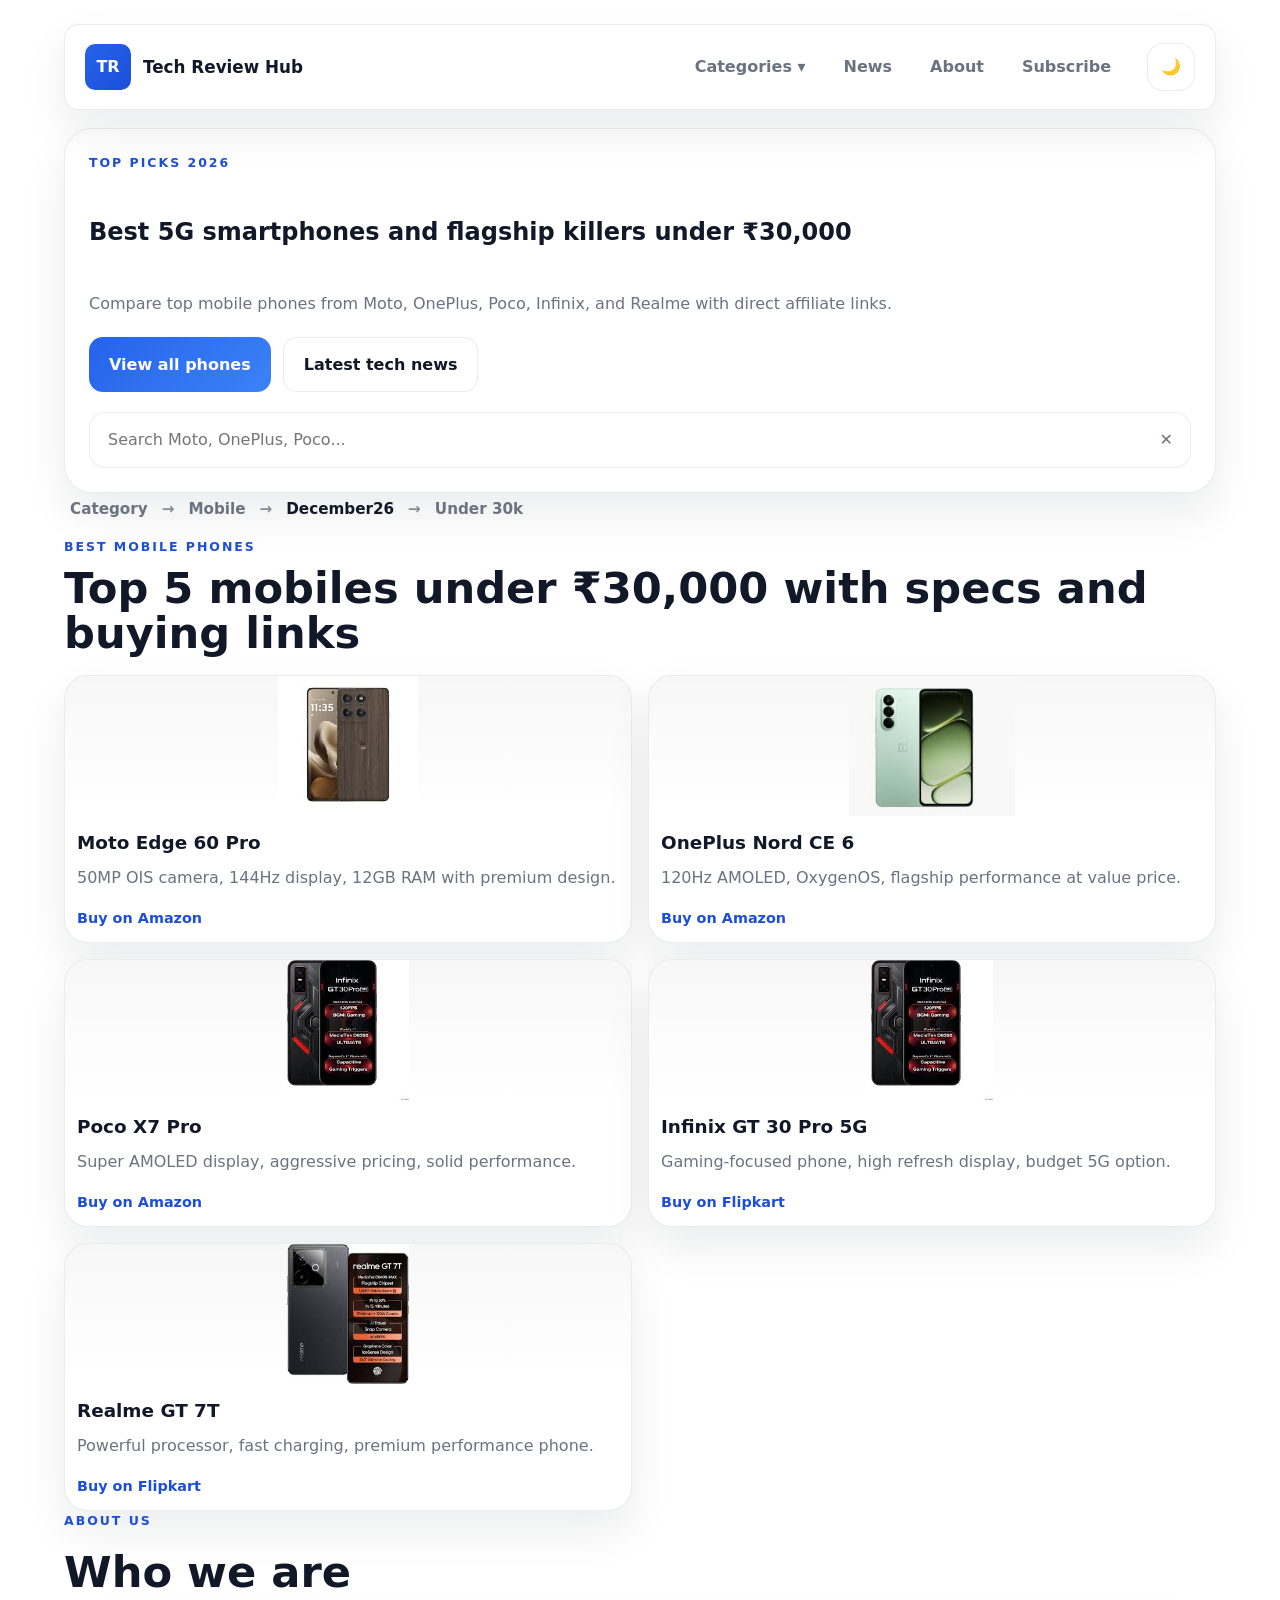
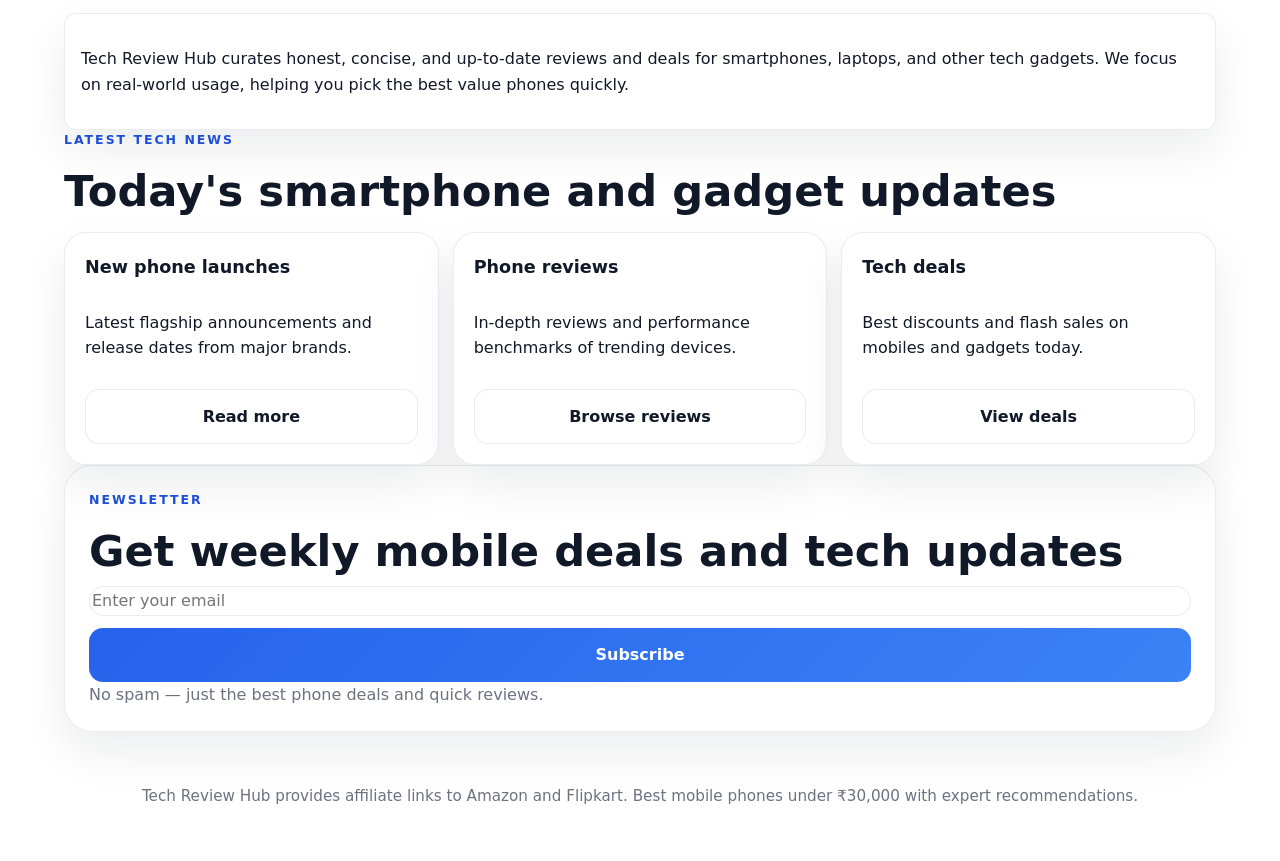
<file: index.html>
﻿<!DOCTYPE html>
<html lang="en">
<head>
  <meta charset="UTF-8">
  <meta http-equiv="X-UA-Compatible" content="IE=edge">
  <meta name="viewport" content="width=device-width, initial-scale=1.0">
  <meta name="google-site-verification" content="YriTrEFYcWQUqwyMKbmiIMmzGjUrwHgx8qnt_z2aaWk" />
  <meta name="google-adsense-account" content="ca-pub-3802609412385105">
  <title>SmartGadgetsz - Tech Reviews, Comparisons & Buying Guides</title>
  <meta name="description"
  content="Find the latest smartphone reviews, laptop comparisons, gadget deals, and buying guides.">
  <meta name="robots" content="index, follow">
  <meta name="keywords" content="mobiles under 30000, best smartphones, moto edge, oneplus, poco, infinix, realme, tech deals">
  <meta property="og:type" content="website">
  <meta property="og:title" content="Best Mobiles Under 30000 | Tech Review Hub">
  <meta property="og:description" content="Top 5 mobile phones under 30000 with direct Amazon and Flipkart affiliate links.">
  <link rel="stylesheet" href="style.css">
  <link rel="icon" href="images/favicon.svg" type="image/svg+xml">
  <link rel="shortcut icon" href="/images/favicon.svg">
  <script defer src="script.js"></script>
  <script type="application/ld+json">
  {
    "@context": "https://schema.org",
    "@graph": [
      {
        "@type": "WebSite",
        "url": "https://techreviewhub.local/",
        "name": "Tech Review Hub",
        "description": "Best mobile phones under 30000 with affiliate links and tech news.",
        "potentialAction": {
          "@type": "SearchAction",
          "target": "https://techreviewhub.local/?s={search_term_string}",
          "query-input": "required name=search_term_string"
        }
      }
    ]
  }
  </script>
</head>
<body>
  <div class="page-shell">
    <header class="topbar">
      <div class="brand">
        <a href="#" class="logo-wrap"><span class="logo-mark">TR</span><span class="site-name">Tech Review Hub</span></a>
      </div>
      <nav class="main-nav" aria-label="Main navigation">
        <div class="nav-item dropdown">
          <button id="categoryToggle" class="dropdown-toggle" aria-expanded="false" aria-haspopup="true">Categories ▾</button>
          <div id="categoryMenu" class="dropdown-menu" aria-hidden="true">
            <a href="categories/mobile/index.html">Mobile</a>
            <a href="categories/laptops/index.html">Laptops</a>
            <a href="categories/tws/index.html">TWS</a>
            <a href="categories/wired-earphones/index.html">Wired Earphones</a>
            <a href="categories/tablets/index.html">Tablets</a>
          </div>
        </div>
        <a href="#tech-news">News</a>
        <a href="#about">About</a>
        <a href="#newsletter">Subscribe</a>
      </nav>
      <div class="top-controls">
        <button id="themeToggle" class="btn-icon" aria-label="Toggle dark mode">🌗</button>
        <button id="hamburgerBtn" class="hamburger-btn" aria-label="Open menu" aria-expanded="false">☰</button>
      </div>
    </header>

    <!-- Mobile nav overlay -->
    <nav id="mobileNav" class="mobile-nav" aria-hidden="true">
      <button id="mobileNavClose" class="mobile-nav-close" aria-label="Close menu">✕</button>
      <div class="mobile-nav-links">
        <button id="mobileCatsToggle" class="mobile-cats-toggle">Categories ▾</button>
          <div id="mobileCats" class="mobile-cats" aria-hidden="true">
          <a href="categories/mobile/index.html">Mobile</a>
          <a href="categories/laptops/index.html">Laptops</a>
          <a href="categories/tws/index.html">TWS</a>
          <a href="categories/wired-earphones/index.html">Wired Earphones</a>
          <a href="categories/tablets/index.html">Tablets</a>
        </div>
        <a href="#tech-news">News</a>
        <a href="#about">About</a>
        <a href="#newsletter">Subscribe</a>
      </div>
    </nav>

    <section class="hero-panel">
      <p class="section-label">Top picks 2026</p>
      <h1>Best 5G smartphones and flagship killers under ₹30,000</h1>
      <p class="hero-text">Compare top mobile phones from Moto, OnePlus, Poco, Infinix, and Realme with direct affiliate links.</p>
      <div class="hero-actions">
        <a href="#mobile-products" class="btn btn-primary">View all phones</a>
        <a href="#tech-news" class="btn btn-secondary">Latest tech news</a>
      </div>
      <div class="search-wrap simple-search">
        <label for="searchInput" class="visually-hidden">Search phones</label>
        <input id="searchInput" type="search" placeholder="Search Moto, OnePlus, Poco..." aria-label="Search phones">
        <button id="searchClear" type="button" aria-label="Clear search">✕</button>
      </div>
    </section>

    <main>
      <section class="section-grid" id="mobile-products">
        <div class="section-header">
          <div>
            <p class="breadcrumb">
              <a href="#" class="crumb">Category</a>
              <span class="sep">→</span>
              <a href="categories/mobile/index.html" class="crumb">Mobile</a>
              <span class="sep">→</span>
              <a id="categoryMonth" href="categories/mobile/index.html" class="crumb month-link">May26</a>
              <span class="sep">→</span>
              <a href="#mobile-products" class="crumb">Under 30k</a>
            </p>
            <p class="section-label">Best mobile phones</p>
            <h2>Top 5 mobiles under ₹30,000 with specs and buying links</h2>
          </div>
        </div>

          <div class="product-grid">
          <article class="product-card" data-search="moto edge 60 pro" aria-label="Moto Edge 60 Pro">
            <a href="https://amzn.to/4vzOFJf" target="_blank" rel="noopener">
              <img src="images/Mobile/June26/moto60pro.png" alt="Moto Edge 60 Pro" loading="lazy" onerror="this.onerror=null;this.src='images/placeholder-phone.svg'">
              <div class="product-copy">
                <h3>Moto Edge 60 Pro</h3>
                <p>50MP OIS camera, 144Hz display, 12GB RAM with premium design.</p>
                <span class="btn-link-text">Buy on Amazon</span>
              </div>
            </a>
          </article>

          <article class="product-card" data-search="oneplus nord ce 6" aria-label="OnePlus Nord CE 6">
            <a href="https://amzn.to/4ed9H9r" target="_blank" rel="noopener">
              <img src="images/Mobile/June26/oneplus6celite.png" alt="OnePlus Nord CE 6" loading="lazy" onerror="this.onerror=null;this.src='images/placeholder-phone.svg'">
              <div class="product-copy">
                <h3>OnePlus Nord CE 6</h3>
                <p>120Hz AMOLED, OxygenOS, flagship performance at value price.</p>
                <span class="btn-link-text">Buy on Amazon</span>
              </div>
            </a>
          </article>

          <article class="product-card" data-search="poco x7 pro" aria-label="Poco X7 Pro">
            <a href="https://amzn.to/4eswH5C" target="_blank" rel="noopener">
              <img src="images/Mobile/June26/pocox7pro.png" alt="Poco X7 Pro" loading="lazy" onerror="this.onerror=null;this.src='images/placeholder-phone.svg'">
              <div class="product-copy">
                <h3>Poco X7 Pro</h3>
                <p>Super AMOLED display, aggressive pricing, solid performance.</p>
                <span class="btn-link-text">Buy on Amazon</span>
              </div>
            </a>
          </article>

          <article class="product-card" data-search="infinix gt 30 pro 5g" aria-label="Infinix GT 30 Pro 5G">
            <a href="https://fktr.in/fg1o8uW" target="_blank" rel="noopener">
              <img src="images/Mobile/June26/infinix30pro.png" alt="Infinix GT 30 Pro 5G" loading="lazy" onerror="this.onerror=null;this.src='images/placeholder-phone.svg'">
              <div class="product-copy">
                <h3>Infinix GT 30 Pro 5G</h3>
                <p>Gaming-focused phone, high refresh display, budget 5G option.</p>
                <span class="btn-link-text">Buy on Flipkart</span>
              </div>
            </a>
          </article>

          <article class="product-card" data-search="realme gt 7t" aria-label="Realme GT 7T">
            <a href="https://fktr.in/vXNhwv0" target="_blank" rel="noopener">
              <img src="images/Mobile/June26/realmegt7t.png" alt="Realme GT 7T" loading="lazy" onerror="this.onerror=null;this.src='images/placeholder-phone.svg'">
              <div class="product-copy">
                <h3>Realme GT 7T</h3>
                <p>Powerful processor, fast charging, premium performance phone.</p>
                <span class="btn-link-text">Buy on Flipkart</span>
              </div>
            </a>
          </article>
        </div>
      </section>
      <section class="section-grid" id="about">
        <div class="section-header simple-header">
          <p class="section-label">About us</p>
          <h2>Who we are</h2>
        </div>
        <div class="about-panel">
          <p>Tech Review Hub curates honest, concise, and up-to-date reviews and deals for smartphones, laptops, and other tech gadgets. We focus on real-world usage, helping you pick the best value phones quickly.</p>
        </div>
      </section>

      <section class="section-grid" id="tech-news">
        <div class="section-header simple-header">
          <p class="section-label">Latest tech news</p>
          <h2>Today's smartphone and gadget updates</h2>
        </div>
        <div class="news-grid">
          <div class="news-card">
            <h3>New phone launches</h3>
            <p>Latest flagship announcements and release dates from major brands.</p>
            <a href="https://news.google.com/search?q=new+smartphone+launches" target="_blank" rel="noopener" class="btn btn-secondary">Read more</a>
          </div>
          <div class="news-card">
            <h3>Phone reviews</h3>
            <p>In-depth reviews and performance benchmarks of trending devices.</p>
            <a href="https://www.gsmarena.com/news.php3" target="_blank" rel="noopener" class="btn btn-secondary">Browse reviews</a>
          </div>
          <div class="news-card">
            <h3>Tech deals</h3>
            <p>Best discounts and flash sales on mobiles and gadgets today.</p>
            <a href="https://news.google.com/search?q=tech+deals+today" target="_blank" rel="noopener" class="btn btn-secondary">View deals</a>
          </div>
        </div>
      </section>

      <section class="newsletter-panel" id="newsletter">
        <div class="section-header simple-header">
          <p class="section-label">Newsletter</p>
          <h2>Get weekly mobile deals and tech updates</h2>
        </div>
        <form id="newsletterForm" class="newsletter-form">
          <label for="newsletterEmail" class="visually-hidden">Email address</label>
          <input id="newsletterEmail" type="email" placeholder="Enter your email" required>
          <button type="submit" class="btn btn-primary">Subscribe</button>
        </form>
        <p class="newsletter-note">No spam — just the best phone deals and quick reviews.</p>
      </section>
    </main>

    <footer class="site-footer">
      <p>Tech Review Hub provides affiliate links to Amazon and Flipkart. Best mobile phones under ₹30,000 with expert recommendations.</p>
    </footer>
  </div>
</body>
</html>
</file>
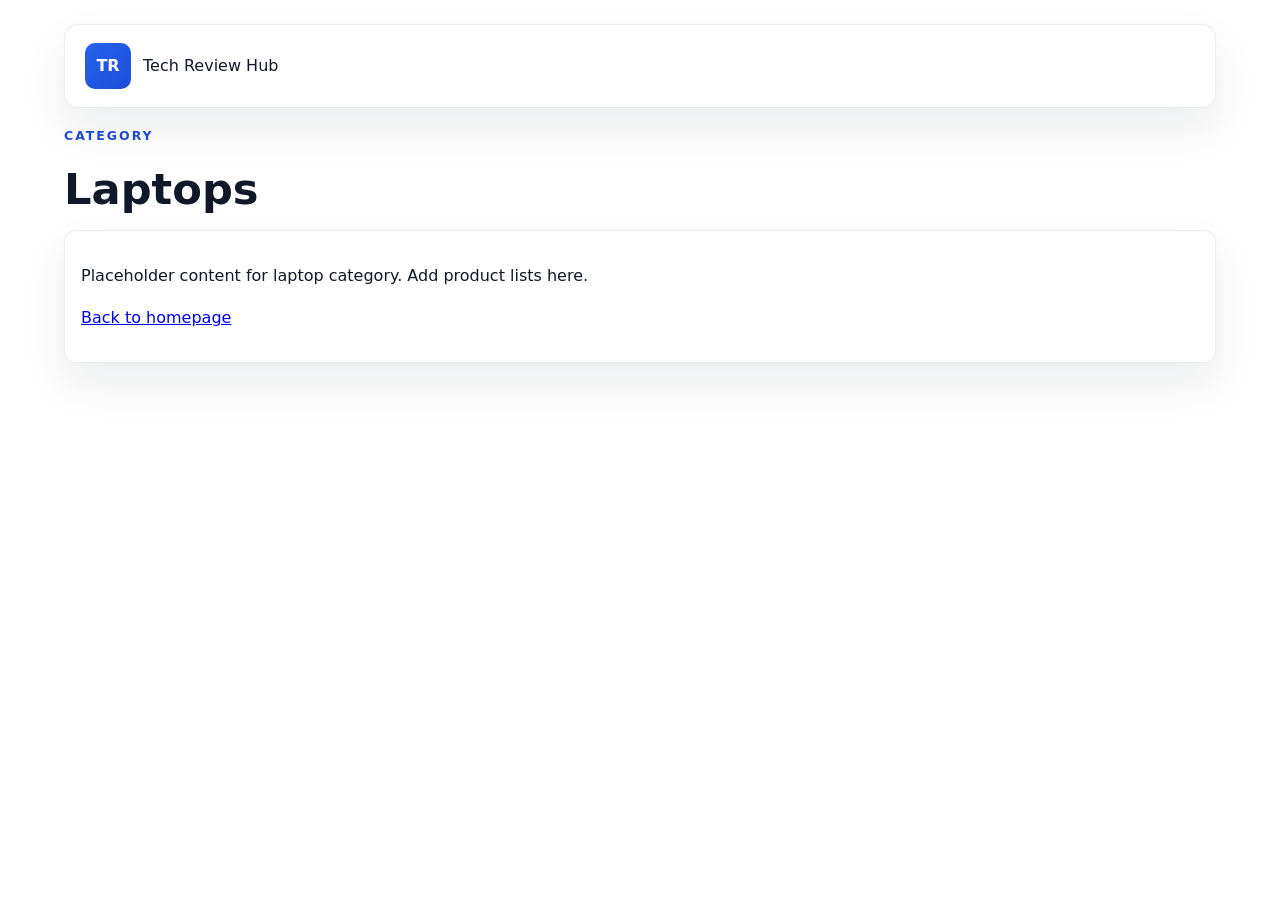
<file: categories/laptops/index.html>
<!doctype html>
<html lang="en">
<head>
  <meta charset="utf-8">
  <meta name="viewport" content="width=device-width,initial-scale=1">
  <title>Laptops | Tech Review Hub</title>
  <link rel="stylesheet" href="../../style.css">
</head>
<body>
  <div class="page-shell">
    <header class="topbar">
      <a href="../../index.html" class="logo-wrap"><span class="logo-mark">TR</span> Tech Review Hub</a>
    </header>
    <main>
      <section class="section-grid">
        <div class="section-header">
          <p class="section-label">Category</p>
          <h2>Laptops</h2>
        </div>
        <div class="about-panel">
          <p>Placeholder content for laptop category. Add product lists here.</p>
          <p><a href="../../index.html">Back to homepage</a></p>
        </div>
      </section>
    </main>
  </div>
</body>
</html>
</file>
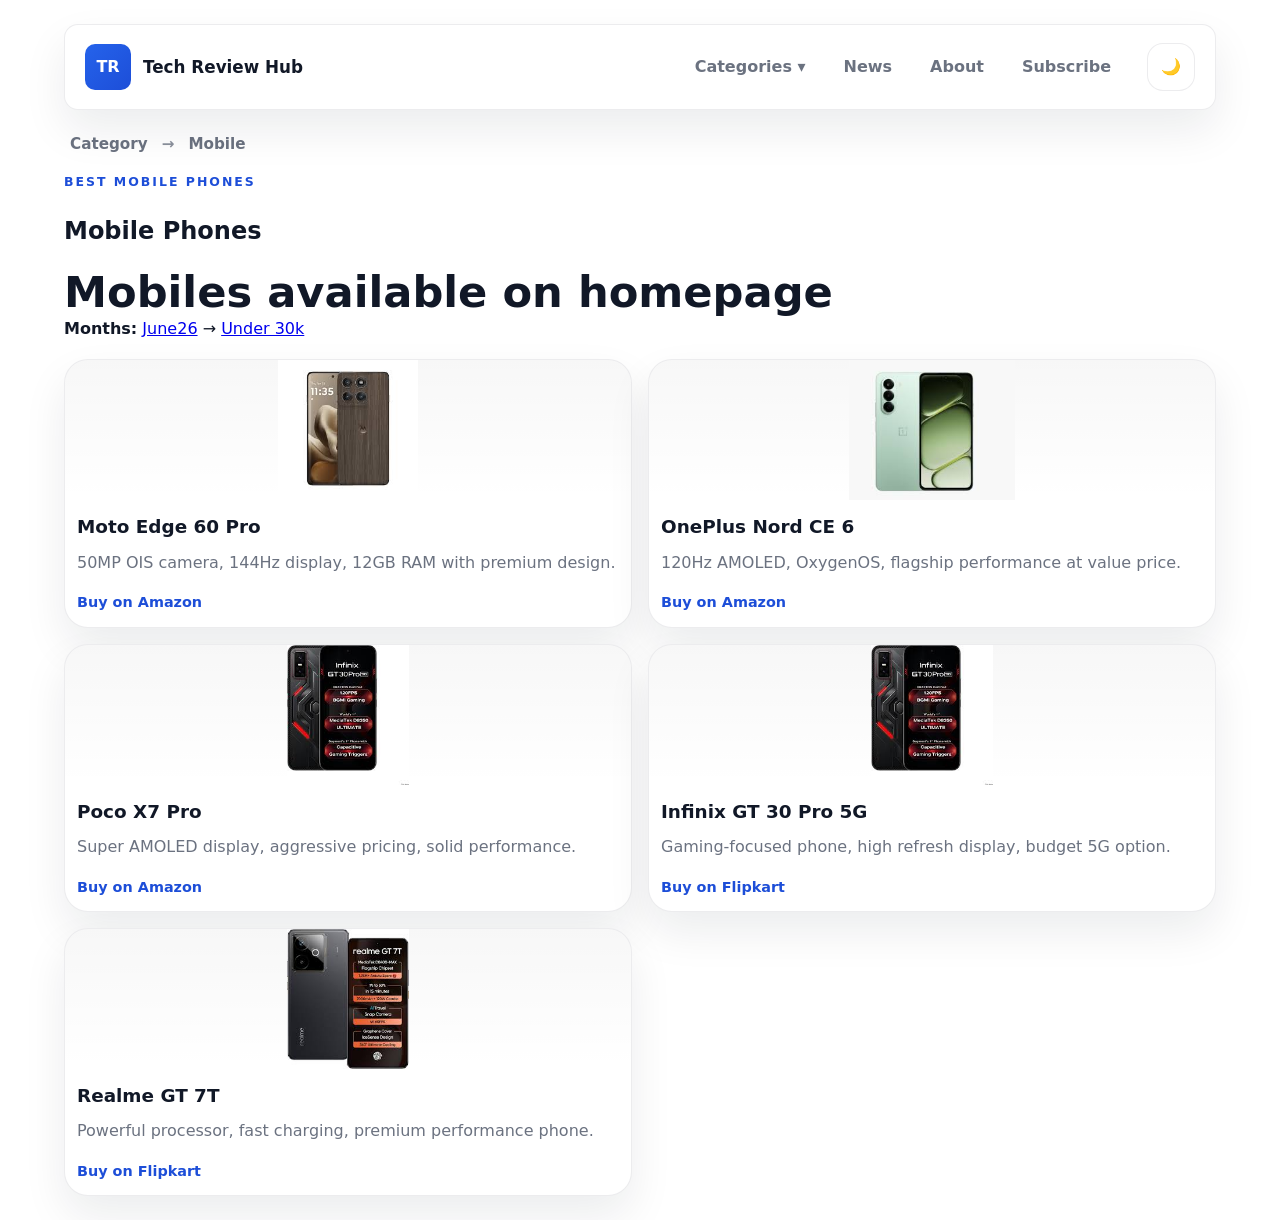
<file: categories/mobile/index.html>
<!DOCTYPE html>
<html lang="en">
  <head>
  <meta charset="UTF-8">
  <meta http-equiv="X-UA-Compatible" content="IE=edge">
  <meta name="viewport" content="width=device-width, initial-scale=1.0">
  <title>Mobile Phones — Tech Review Hub</title>
  <meta name="description" content="Mobile picks — aggregated from homepage">
  <link rel="stylesheet" href="../../style.css">
  <link rel="icon" href="../../images/favicon.svg" type="image/svg+xml">
  <link rel="shortcut icon" href="/images/favicon.svg">
  <script defer src="../../script.js"></script>
</head>
<body>
  <div class="page-shell">
    <header class="topbar">
      <div class="brand">
        <a href="../../index.html" class="logo-wrap"><span class="logo-mark">TR</span><span class="site-name">Tech Review Hub</span></a>
      </div>
      <nav class="main-nav" aria-label="Main navigation">
        <div class="nav-item dropdown">
          <button id="categoryToggle" class="dropdown-toggle" aria-expanded="false" aria-haspopup="true">Categories ▾</button>
          <div id="categoryMenu" class="dropdown-menu" aria-hidden="true">
            <a href="./index.html">Mobile</a>
            <a href="../laptops/index.html">Laptops</a>
            <a href="../tws/index.html">TWS</a>
            <a href="../wired-earphones/index.html">Wired Earphones</a>
            <a href="../tablets/index.html">Tablets</a>
          </div>
        </div>
        <a href="../../index.html#tech-news">News</a>
        <a href="../../index.html#about">About</a>
        <a href="../../index.html#newsletter">Subscribe</a>
      </nav>
      <div class="top-controls">
        <button id="themeToggle" class="btn-icon" aria-label="Toggle dark mode">🌗</button>
        <button id="hamburgerBtn" class="hamburger-btn" aria-label="Open menu" aria-expanded="false">☰</button>
      </div>
    </header>

    <!-- Mobile nav overlay -->
    <nav id="mobileNav" class="mobile-nav" aria-hidden="true">
      <button id="mobileNavClose" class="mobile-nav-close" aria-label="Close menu">✕</button>
      <div class="mobile-nav-links">
        <button id="mobileCatsToggle" class="mobile-cats-toggle">Categories ▾</button>
          <div id="mobileCats" class="mobile-cats" aria-hidden="true">
          <a href="./index.html">Mobile</a>
          <a href="../laptops/index.html">Laptops</a>
          <a href="../tws/index.html">TWS</a>
          <a href="../wired-earphones/index.html">Wired Earphones</a>
          <a href="../tablets/index.html">Tablets</a>
        </div>
        <a href="../../index.html#tech-news">News</a>
        <a href="../../index.html#about">About</a>
        <a href="../../index.html#newsletter">Subscribe</a>
      </div>
    </nav>

    <main>
      <section class="section-grid" id="mobile-products">
        <div class="section-header">
          <div>
            <p class="breadcrumb">
              <a href="../../index.html" class="crumb">Category</a>
              <span class="sep">→</span>
              <a href="../../index.html" class="crumb">Mobile</a>
            </p>
            <p class="section-label">Best mobile phones</p>
            <h1>Mobile Phones</h1>
            <h2>Mobiles available on homepage</h2>
            <div class="subcats">
              <strong>Months:</strong>
              <a href="./june26/index.html">June26</a>
              <span class="sep">→</span>
              <a href="./june26/under-30k/index.html">Under 30k</a>
            </div>
          </div>
        </div>

        <div class="product-grid">
          <article class="product-card" data-search="moto edge 60 pro" aria-label="Moto Edge 60 Pro">
            <a href="https://amzn.to/4vzOFJf" target="_blank" rel="noopener">
              <img src="../../images/Mobile/June26/moto60pro.png" alt="Moto Edge 60 Pro" loading="lazy" onerror="this.onerror=null;this.src='../../images/placeholder-phone.svg'">
              <div class="product-copy">
                <h3>Moto Edge 60 Pro</h3>
                <p>50MP OIS camera, 144Hz display, 12GB RAM with premium design.</p>
                <span class="btn-link-text">Buy on Amazon</span>
              </div>
            </a>
          </article>

          <article class="product-card" data-search="oneplus nord ce 6" aria-label="OnePlus Nord CE 6">
            <a href="https://amzn.to/4ed9H9r" target="_blank" rel="noopener">
              <img src="../../images/Mobile/June26/oneplus6celite.png" alt="OnePlus Nord CE 6" loading="lazy" onerror="this.onerror=null;this.src='../../images/placeholder-phone.svg'">
              <div class="product-copy">
                <h3>OnePlus Nord CE 6</h3>
                <p>120Hz AMOLED, OxygenOS, flagship performance at value price.</p>
                <span class="btn-link-text">Buy on Amazon</span>
              </div>
            </a>
          </article>

          <article class="product-card" data-search="poco x7 pro" aria-label="Poco X7 Pro">
            <a href="https://amzn.to/4eswH5C" target="_blank" rel="noopener">
              <img src="../../images/Mobile/June26/pocox7pro.png" alt="Poco X7 Pro" loading="lazy" onerror="this.onerror=null;this.src='../../images/placeholder-phone.svg'">
              <div class="product-copy">
                <h3>Poco X7 Pro</h3>
                <p>Super AMOLED display, aggressive pricing, solid performance.</p>
                <span class="btn-link-text">Buy on Amazon</span>
              </div>
            </a>
          </article>

          <article class="product-card" data-search="infinix gt 30 pro 5g" aria-label="Infinix GT 30 Pro 5G">
            <a href="https://fktr.in/fg1o8uW" target="_blank" rel="noopener">
              <img src="../../images/Mobile/June26/infinix30pro.png" alt="Infinix GT 30 Pro 5G" loading="lazy" onerror="this.onerror=null;this.src='../../images/placeholder-phone.svg'">
              <div class="product-copy">
                <h3>Infinix GT 30 Pro 5G</h3>
                <p>Gaming-focused phone, high refresh display, budget 5G option.</p>
                <span class="btn-link-text">Buy on Flipkart</span>
              </div>
            </a>
          </article>

          <article class="product-card" data-search="realme gt 7t" aria-label="Realme GT 7T">
            <a href="https://fktr.in/vXNhwv0" target="_blank" rel="noopener">
              <img src="../../images/Mobile/June26/realmegt7t.png" alt="Realme GT 7T" loading="lazy" onerror="this.onerror=null;this.src='../../images/placeholder-phone.svg'">
              <div class="product-copy">
                <h3>Realme GT 7T</h3>
                <p>Powerful processor, fast charging, premium performance phone.</p>
                <span class="btn-link-text">Buy on Flipkart</span>
              </div>
            </a>
          </article>
        </div>
      </section>
    </main>
  </div>
</body>
</html>
</file>
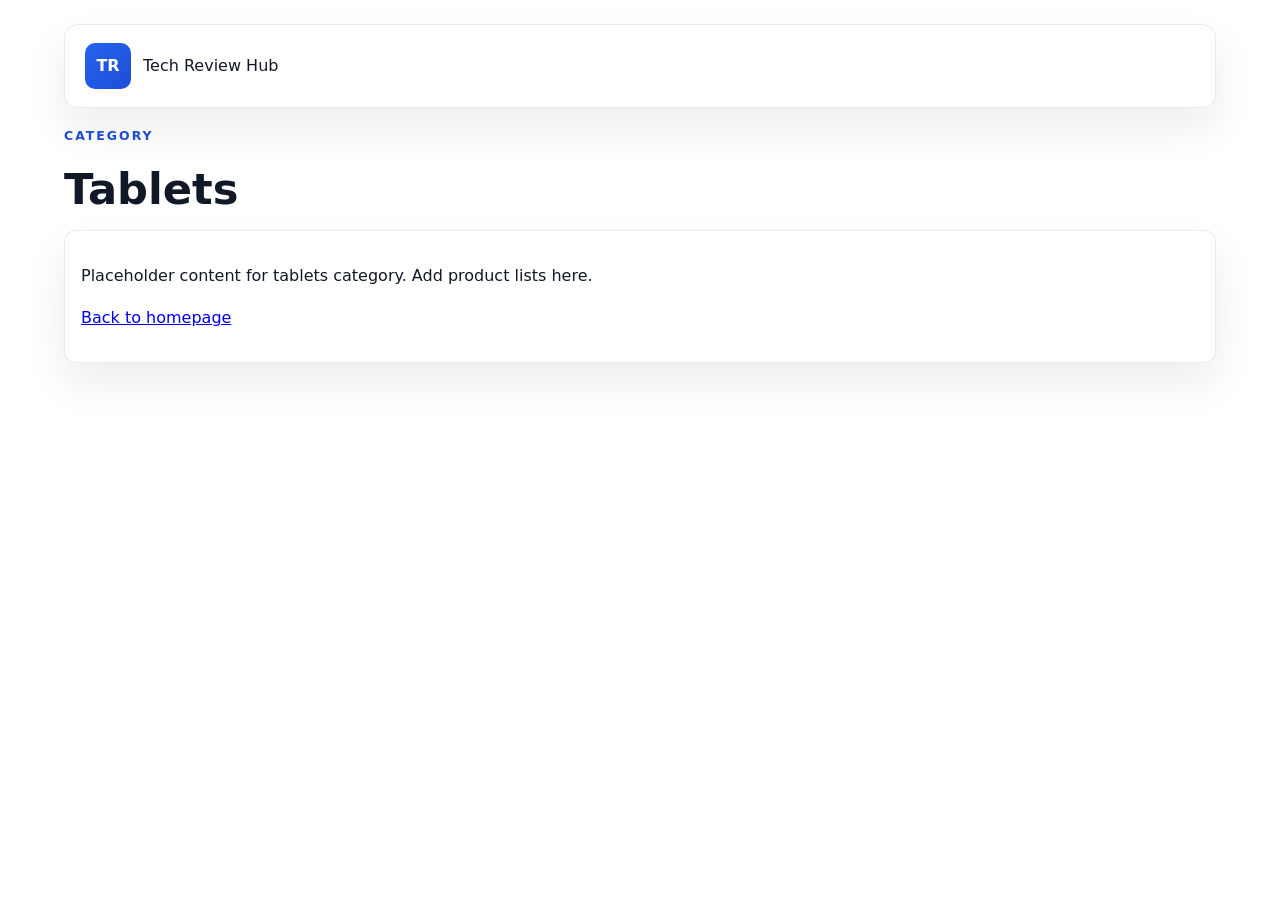
<file: categories/tablets/index.html>
<!doctype html>
<html lang="en">
<head>
  <meta charset="utf-8">
  <meta name="viewport" content="width=device-width,initial-scale=1">
  <title>Tablets | Tech Review Hub</title>
  <link rel="stylesheet" href="../../style.css">
</head>
<body>
  <div class="page-shell">
    <header class="topbar">
      <a href="../../index.html" class="logo-wrap"><span class="logo-mark">TR</span> Tech Review Hub</a>
    </header>
    <main>
      <section class="section-grid">
        <div class="section-header">
          <p class="section-label">Category</p>
          <h2>Tablets</h2>
        </div>
        <div class="about-panel">
          <p>Placeholder content for tablets category. Add product lists here.</p>
          <p><a href="../../index.html">Back to homepage</a></p>
        </div>
      </section>
    </main>
  </div>
</body>
</html>
</file>
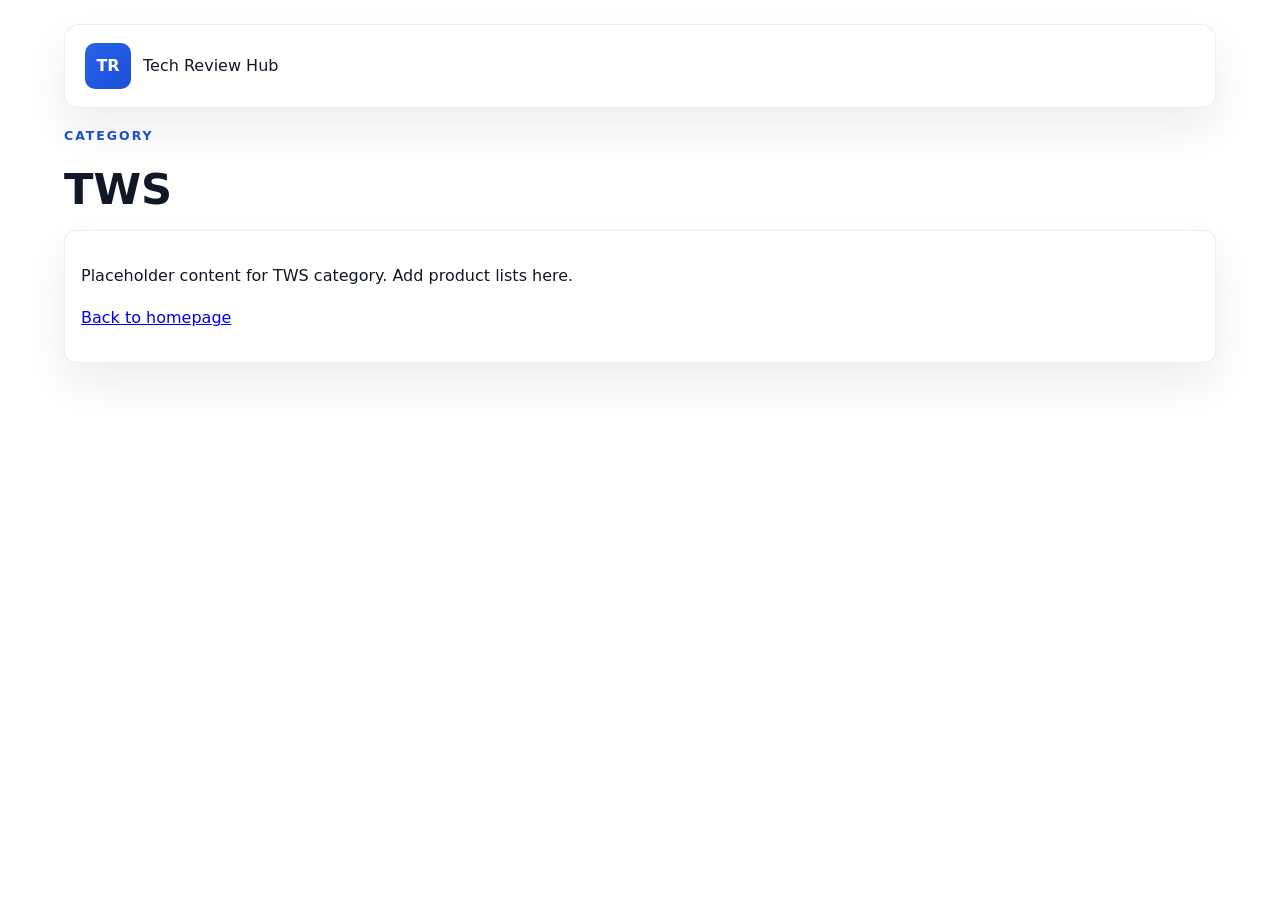
<file: categories/tws/index.html>
<!doctype html>
<html lang="en">
<head>
  <meta charset="utf-8">
  <meta name="viewport" content="width=device-width,initial-scale=1">
  <title>TWS | Tech Review Hub</title>
  <link rel="stylesheet" href="../../style.css">
</head>
<body>
  <div class="page-shell">
    <header class="topbar">
      <a href="../../index.html" class="logo-wrap"><span class="logo-mark">TR</span> Tech Review Hub</a>
    </header>
    <main>
      <section class="section-grid">
        <div class="section-header">
          <p class="section-label">Category</p>
          <h2>TWS</h2>
        </div>
        <div class="about-panel">
          <p>Placeholder content for TWS category. Add product lists here.</p>
          <p><a href="../../index.html">Back to homepage</a></p>
        </div>
      </section>
    </main>
  </div>
</body>
</html>
</file>
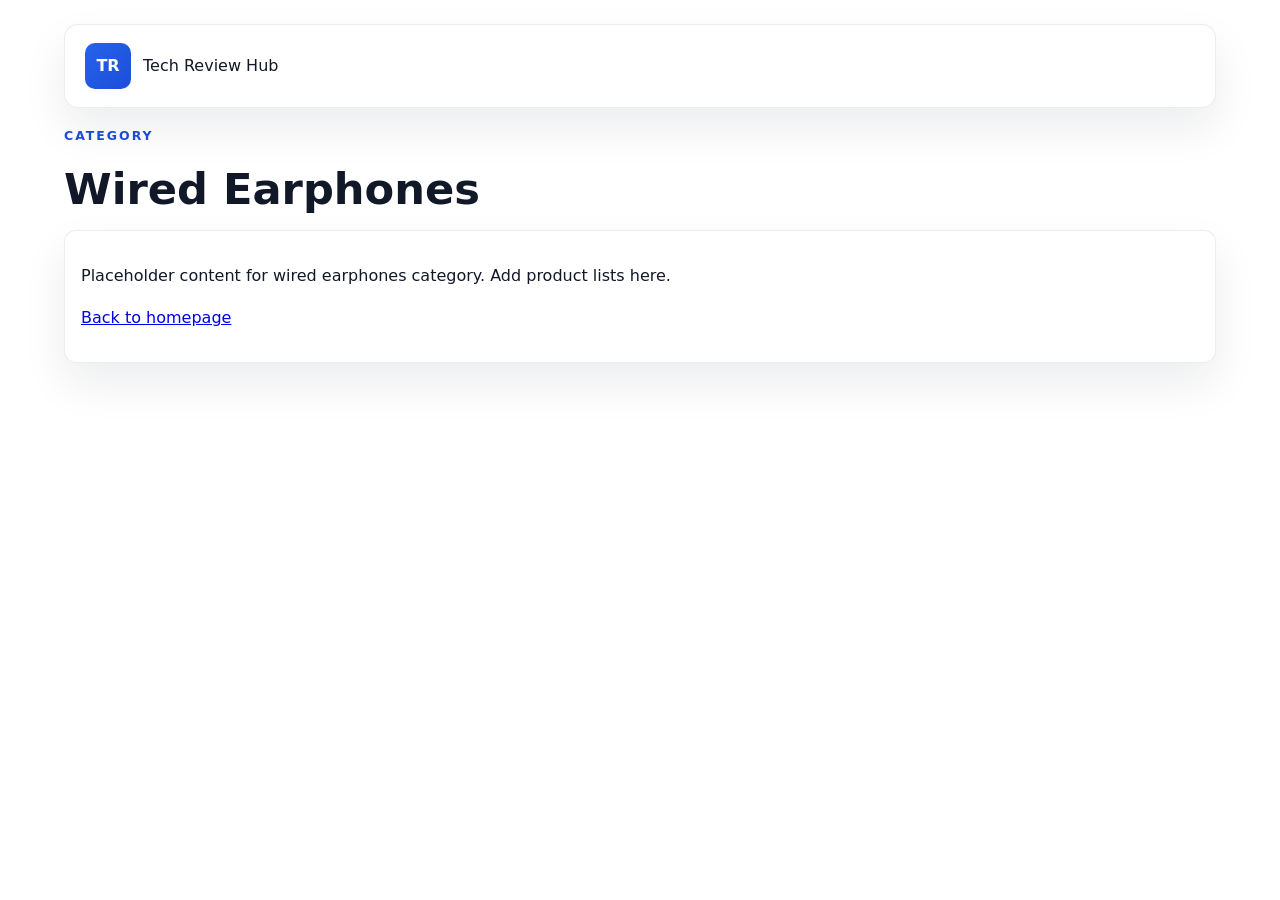
<file: categories/wired-earphones/index.html>
<!doctype html>
<html lang="en">
<head>
  <meta charset="utf-8">
  <meta name="viewport" content="width=device-width,initial-scale=1">
  <title>Wired Earphones | Tech Review Hub</title>
  <link rel="stylesheet" href="../../style.css">
</head>
<body>
  <div class="page-shell">
    <header class="topbar">
      <a href="../../index.html" class="logo-wrap"><span class="logo-mark">TR</span> Tech Review Hub</a>
    </header>
    <main>
      <section class="section-grid">
        <div class="section-header">
          <p class="section-label">Category</p>
          <h2>Wired Earphones</h2>
        </div>
        <div class="about-panel">
          <p>Placeholder content for wired earphones category. Add product lists here.</p>
          <p><a href="../../index.html">Back to homepage</a></p>
        </div>
      </section>
    </main>
  </div>
</body>
</html>
</file>
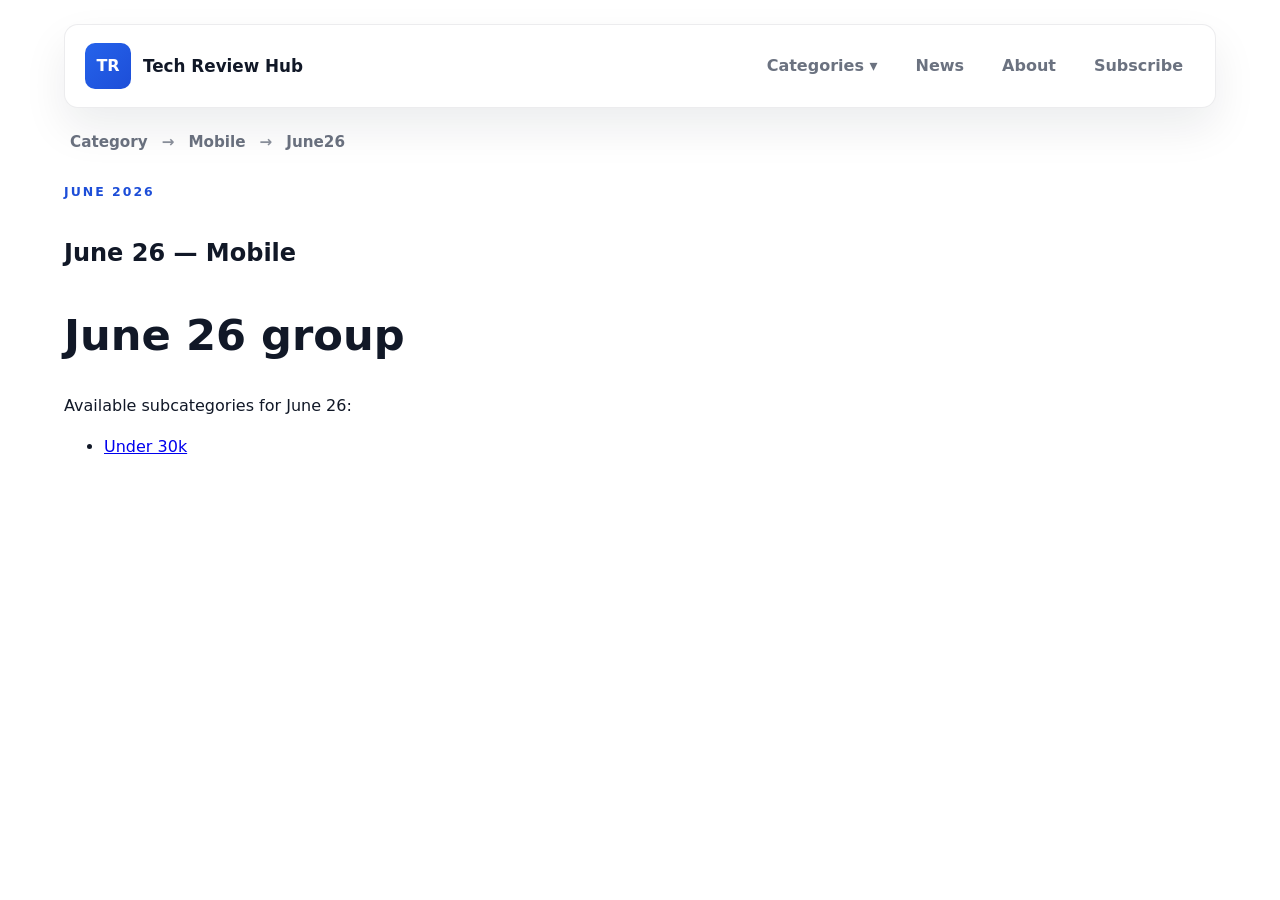
<file: categories/mobile/june26/index.html>
<!doctype html>
<html lang="en">
    <head>
    <meta charset="utf-8">
    <meta name="viewport" content="width=device-width,initial-scale=1">
    <title>June 2026 — Mobile — Tech Review Hub</title>
    <meta name="description" content="June 2026 group for Mobile category">
    <link rel="stylesheet" href="../../../../style.css">
    <link rel="icon" href="../../../../images/favicon.svg" type="image/svg+xml">
    <link rel="shortcut icon" href="/images/favicon.svg">
  </head>
  <body>
    <div class="page-shell">
      <header class="topbar">
        <div class="brand">
          <a href="../../../../index.html" class="logo-wrap"><span class="logo-mark">TR</span><span class="site-name">Tech Review Hub</span></a>
        </div>
        <nav class="main-nav" aria-label="Main navigation">
          <div class="nav-item dropdown">
            <button class="dropdown-toggle" aria-expanded="false">Categories ▾</button>
            <div class="dropdown-menu" aria-hidden="true">
              <a href="../../index.html">Mobile</a>
            </div>
          </div>
          <a href="../../../../index.html#tech-news">News</a>
          <a href="../../../../index.html#about">About</a>
          <a href="../../../../index.html#newsletter">Subscribe</a>
        </nav>
      </header>

      <main>
        <section class="section-grid">
          <div class="section-header">
            <p class="breadcrumb">
              <a href="../../../../index.html" class="crumb">Category</a>
              <span class="sep">→</span>
              <a href="../../index.html" class="crumb">Mobile</a>
              <span class="sep">→</span>
              <span class="crumb">June26</span>
            </p>
            <p class="section-label">June 2026</p>
            <h1>June 26 — Mobile</h1>
            <h2>June 26 group</h2>
          </div>

          <div class="content-panel">
            <p>Available subcategories for June 26:</p>
            <ul>
              <li><a href="./under-30k/index.html">Under 30k</a></li>
            </ul>
          </div>
        </section>
      </main>
    </div>
  </body>
</html>
</file>
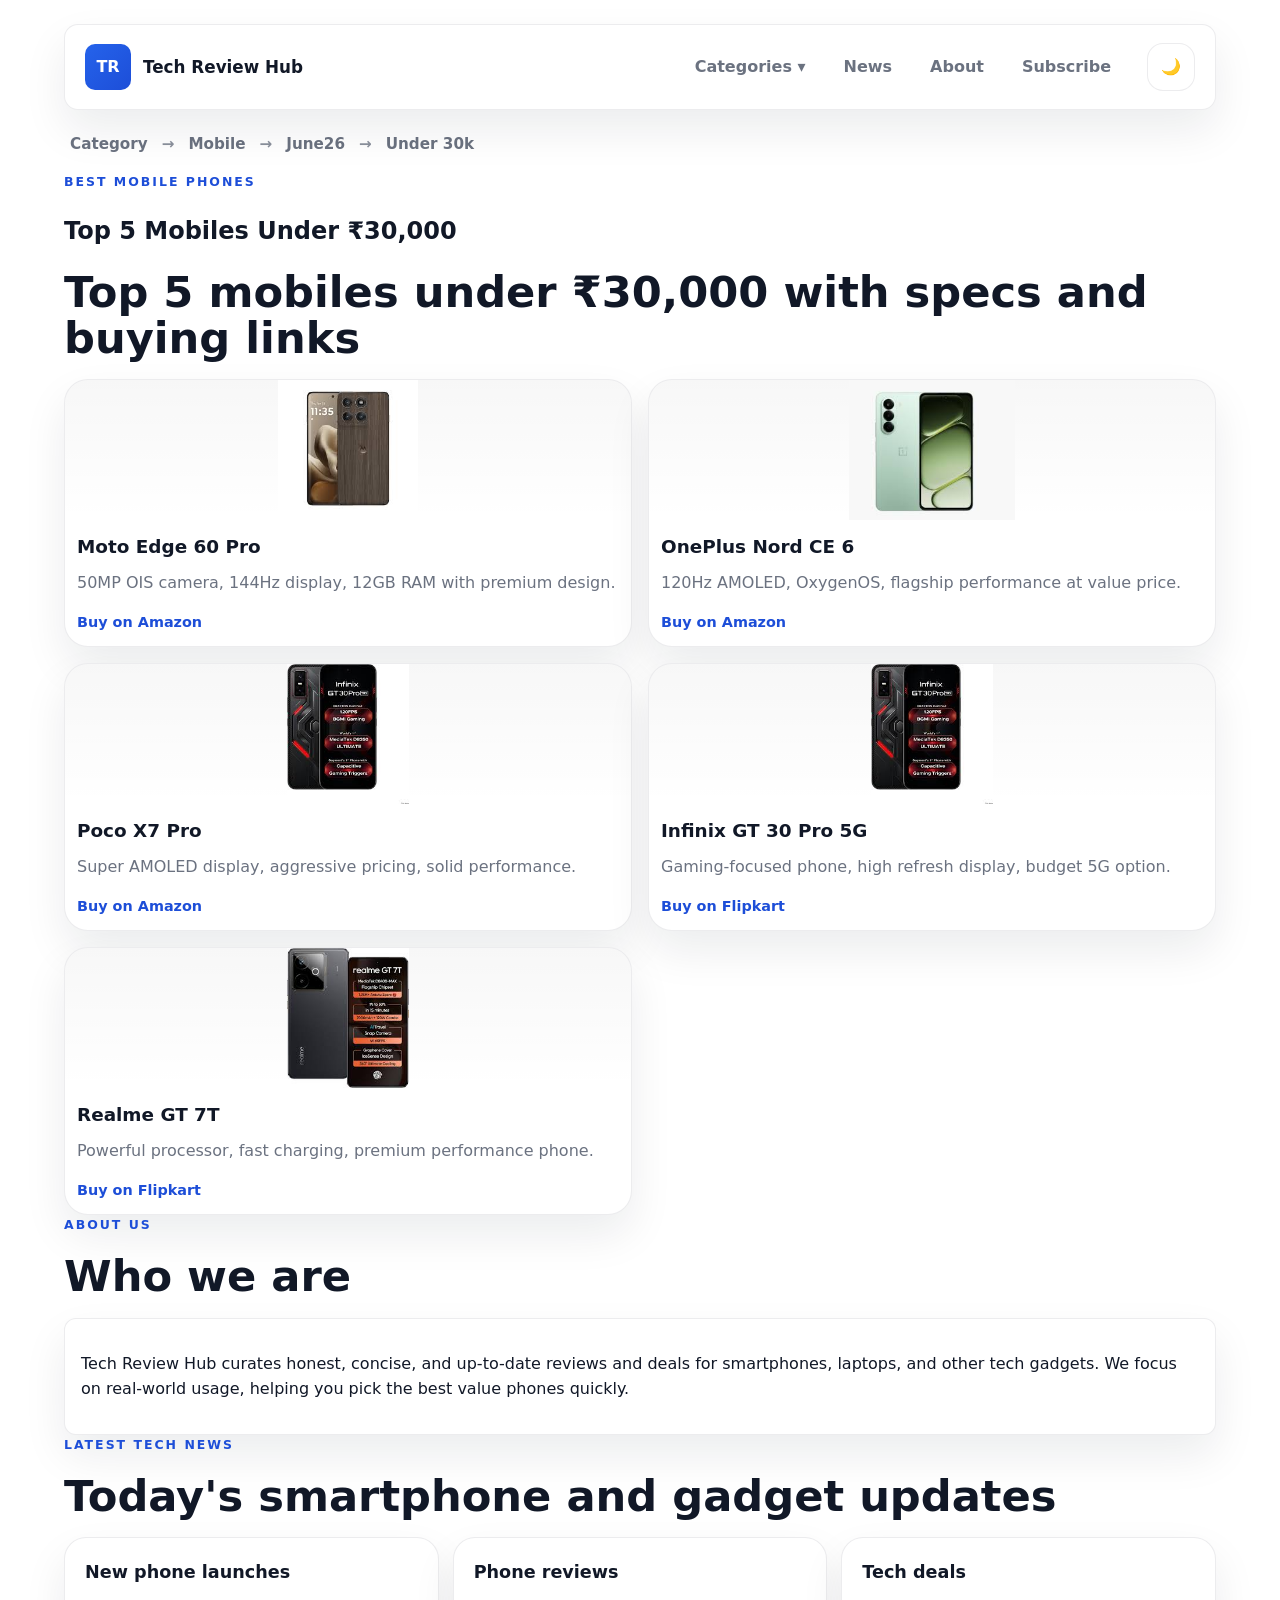
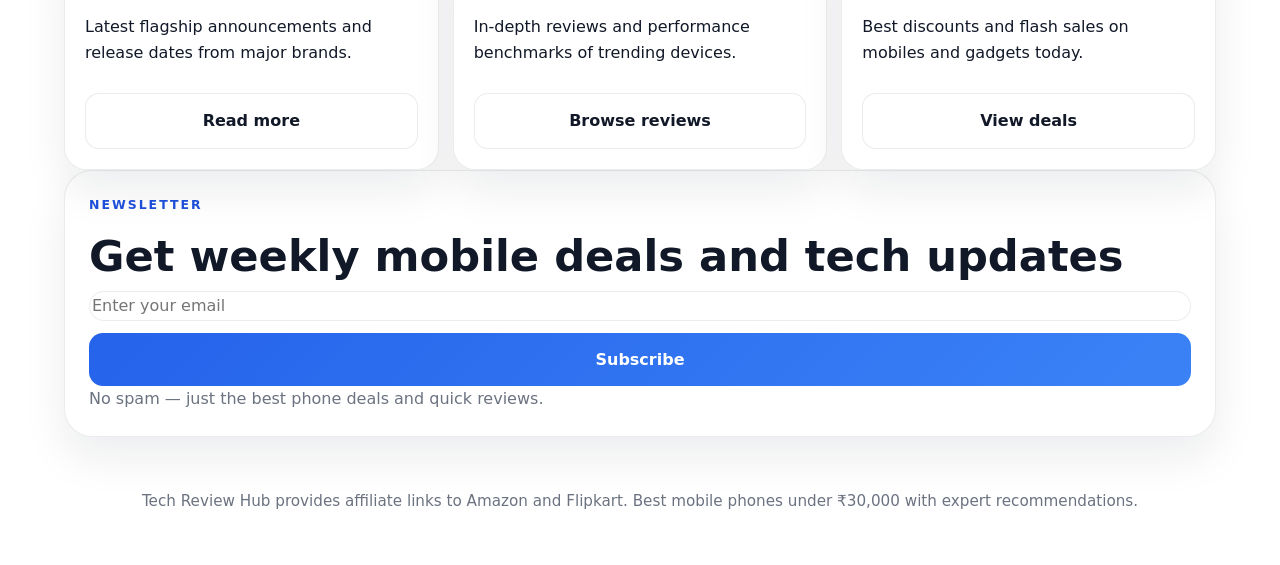
<file: categories/mobile/june26/under-30k/index.html>
<!DOCTYPE html>
<html lang="en">
  <head>
  <meta charset="UTF-8">
  <meta http-equiv="X-UA-Compatible" content="IE=edge">
  <meta name="viewport" content="width=device-width, initial-scale=1.0">
  <title>Top Mobiles — June 26 — Under ₹30,000 | Tech Review Hub</title>
  <meta name="description" content="Mobile picks for June 26 under ₹30,000">
  <link rel="stylesheet" href="../../../../style.css">
  <link rel="icon" href="../../../../images/favicon.svg" type="image/svg+xml">
  <link rel="shortcut icon" href="/images/favicon.svg">
  <script defer src="../../../../script.js"></script>
</head>
<body>
  <div class="page-shell">
    <header class="topbar">
      <div class="brand">
        <a href="../../../../index.html" class="logo-wrap"><span class="logo-mark">TR</span><span class="site-name">Tech Review Hub</span></a>
      </div>
      <nav class="main-nav" aria-label="Main navigation">
        <div class="nav-item dropdown">
          <button id="categoryToggle" class="dropdown-toggle" aria-expanded="false" aria-haspopup="true">Categories ▾</button>
          <div id="categoryMenu" class="dropdown-menu" aria-hidden="true">
            <a href="../../../index.html">Mobile</a>
            <a href="../../../laptops/index.html">Laptops</a>
            <a href="../../../tws/index.html">TWS</a>
            <a href="../../../wired-earphones/index.html">Wired Earphones</a>
            <a href="../../../tablets/index.html">Tablets</a>
          </div>
        </div>
        <a href="../../../../index.html#tech-news">News</a>
        <a href="../../../../index.html#about">About</a>
        <a href="../../../../index.html#newsletter">Subscribe</a>
      </nav>
      <div class="top-controls">
        <button id="themeToggle" class="btn-icon" aria-label="Toggle dark mode">🌗</button>
        <button id="hamburgerBtn" class="hamburger-btn" aria-label="Open menu" aria-expanded="false">☰</button>
      </div>
    </header>

    <!-- Mobile nav overlay -->
    <nav id="mobileNav" class="mobile-nav" aria-hidden="true">
      <button id="mobileNavClose" class="mobile-nav-close" aria-label="Close menu">✕</button>
      <div class="mobile-nav-links">
        <button id="mobileCatsToggle" class="mobile-cats-toggle">Categories ▾</button>
          <div id="mobileCats" class="mobile-cats" aria-hidden="true">
          <a href="../../../index.html">Mobile</a>
          <a href="../../../laptops/index.html">Laptops</a>
          <a href="../../../tws/index.html">TWS</a>
          <a href="../../../wired-earphones/index.html">Wired Earphones</a>
          <a href="../../../tablets/index.html">Tablets</a>
        </div>
        <a href="../../../../index.html#tech-news">News</a>
        <a href="../../../../index.html#about">About</a>
        <a href="../../../../index.html#newsletter">Subscribe</a>
      </div>
    </nav>

    <main>
      <section class="section-grid" id="mobile-products">
        <div class="section-header">
          <div>
            <p class="breadcrumb">
              <a href="../../../../index.html" class="crumb">Category</a>
              <span class="sep">→</span>
              <a href="../../../index.html" class="crumb">Mobile</a>
              <span class="sep">→</span>
              <a href="../index.html" class="crumb">June26</a>
              <span class="sep">→</span>
              <a href="./index.html" class="crumb">Under 30k</a>
            </p>
            <p class="section-label">Best mobile phones</p>
            <h1>Top 5 Mobiles Under ₹30,000</h1>
            <h2>Top 5 mobiles under ₹30,000 with specs and buying links</h2>
          </div>
        </div>

        <div class="product-grid">
          <article class="product-card" data-search="moto edge 60 pro" aria-label="Moto Edge 60 Pro">
            <a href="https://amzn.to/4vzOFJf" target="_blank" rel="noopener">
              <img src="../../../../images/Mobile/June26/moto60pro.png" alt="Moto Edge 60 Pro" loading="lazy" onerror="this.onerror=null;this.src='../../../../images/placeholder-phone.svg'">
              <div class="product-copy">
                <h3>Moto Edge 60 Pro</h3>
                <p>50MP OIS camera, 144Hz display, 12GB RAM with premium design.</p>
                <span class="btn-link-text">Buy on Amazon</span>
              </div>
            </a>
          </article>

          <article class="product-card" data-search="oneplus nord ce 6" aria-label="OnePlus Nord CE 6">
            <a href="https://amzn.to/4ed9H9r" target="_blank" rel="noopener">
              <img src="../../../../images/Mobile/June26/oneplus6celite.png" alt="OnePlus Nord CE 6" loading="lazy" onerror="this.onerror=null;this.src='../../../../images/placeholder-phone.svg'">
              <div class="product-copy">
                <h3>OnePlus Nord CE 6</h3>
                <p>120Hz AMOLED, OxygenOS, flagship performance at value price.</p>
                <span class="btn-link-text">Buy on Amazon</span>
              </div>
            </a>
          </article>

          <article class="product-card" data-search="poco x7 pro" aria-label="Poco X7 Pro">
            <a href="https://amzn.to/4eswH5C" target="_blank" rel="noopener">
              <img src="../../../../images/Mobile/June26/pocox7pro.png" alt="Poco X7 Pro" loading="lazy" onerror="this.onerror=null;this.src='../../../../images/placeholder-phone.svg'">
              <div class="product-copy">
                <h3>Poco X7 Pro</h3>
                <p>Super AMOLED display, aggressive pricing, solid performance.</p>
                <span class="btn-link-text">Buy on Amazon</span>
              </div>
            </a>
          </article>

          <article class="product-card" data-search="infinix gt 30 pro 5g" aria-label="Infinix GT 30 Pro 5G">
            <a href="https://fktr.in/fg1o8uW" target="_blank" rel="noopener">
              <img src="../../../../images/Mobile/June26/infinix30pro.png" alt="Infinix GT 30 Pro 5G" loading="lazy" onerror="this.onerror=null;this.src='../../../../images/placeholder-phone.svg'">
              <div class="product-copy">
                <h3>Infinix GT 30 Pro 5G</h3>
                <p>Gaming-focused phone, high refresh display, budget 5G option.</p>
                <span class="btn-link-text">Buy on Flipkart</span>
              </div>
            </a>
          </article>

          <article class="product-card" data-search="realme gt 7t" aria-label="Realme GT 7T">
            <a href="https://fktr.in/vXNhwv0" target="_blank" rel="noopener">
              <img src="../../../../images/Mobile/June26/realmegt7t.png" alt="Realme GT 7T" loading="lazy" onerror="this.onerror=null;this.src='../../../../images/placeholder-phone.svg'">
              <div class="product-copy">
                <h3>Realme GT 7T</h3>
                <p>Powerful processor, fast charging, premium performance phone.</p>
                <span class="btn-link-text">Buy on Flipkart</span>
              </div>
            </a>
          </article>
        </div>
      </section>

      <section class="section-grid" id="about">
        <div class="section-header simple-header">
          <p class="section-label">About us</p>
          <h2>Who we are</h2>
        </div>
        <div class="about-panel">
          <p>Tech Review Hub curates honest, concise, and up-to-date reviews and deals for smartphones, laptops, and other tech gadgets. We focus on real-world usage, helping you pick the best value phones quickly.</p>
        </div>
      </section>

      <section class="section-grid" id="tech-news">
        <div class="section-header simple-header">
          <p class="section-label">Latest tech news</p>
          <h2>Today's smartphone and gadget updates</h2>
        </div>
        <div class="news-grid">
          <div class="news-card">
            <h3>New phone launches</h3>
            <p>Latest flagship announcements and release dates from major brands.</p>
            <a href="https://news.google.com/search?q=new+smartphone+launches" target="_blank" rel="noopener" class="btn btn-secondary">Read more</a>
          </div>
          <div class="news-card">
            <h3>Phone reviews</h3>
            <p>In-depth reviews and performance benchmarks of trending devices.</p>
            <a href="https://www.gsmarena.com/news.php3" target="_blank" rel="noopener" class="btn btn-secondary">Browse reviews</a>
          </div>
          <div class="news-card">
            <h3>Tech deals</h3>
            <p>Best discounts and flash sales on mobiles and gadgets today.</p>
            <a href="https://news.google.com/search?q=tech+deals+today" target="_blank" rel="noopener" class="btn btn-secondary">View deals</a>
          </div>
        </div>
      </section>

      <section class="newsletter-panel" id="newsletter">
        <div class="section-header simple-header">
          <p class="section-label">Newsletter</p>
          <h2>Get weekly mobile deals and tech updates</h2>
        </div>
        <form id="newsletterForm" class="newsletter-form">
          <label for="newsletterEmail" class="visually-hidden">Email address</label>
          <input id="newsletterEmail" type="email" placeholder="Enter your email" required>
          <button type="submit" class="btn btn-primary">Subscribe</button>
        </form>
        <p class="newsletter-note">No spam — just the best phone deals and quick reviews.</p>
      </section>
    </main>

    <footer class="site-footer">
      <p>Tech Review Hub provides affiliate links to Amazon and Flipkart. Best mobile phones under ₹30,000 with expert recommendations.</p>
    </footer>
  </div>
</body>
</html>
</file>
<file: style.css>
/* Simplified mobile-first CSS for the affiliate homepage */
:root {
  color-scheme: light dark;
  font-family: Inter, system-ui, -apple-system, BlinkMacSystemFont, "Segoe UI", sans-serif;
  font-size: 16px;
  line-height: 1.6;
  color: #111827;
  background: #f7f8fb;
  --bg: #ffffff;
  --panel: #ffffff;
  --text: #111827;
  --muted: #6b7280;
  --border: rgba(17, 24, 39, 0.08);
  --accent: #2563eb;
  --accent-strong: #1d4ed8;
  --accent-soft: rgba(37, 99, 235, 0.1);
  --shadow: 0 20px 44px rgba(15, 23, 42, 0.08);
}

body[data-theme="dark"] {
  color: #e5e7eb;
  background: #070b16;
  --bg: #0f172a;
  --panel: #111827;
  --text: #f8fafc;
  --muted: #94a3b8;
  --border: rgba(148, 163, 184, 0.16);
  --accent: #60a5fa;
  --accent-strong: #3b82f6;
  --accent-soft: rgba(96, 165, 250, 0.12);
  --shadow: 0 20px 44px rgba(15, 23, 42, 0.35);
}

* {
  box-sizing: border-box;
}

html {
  scroll-behavior: smooth;
}

body {
  margin: 0;
  min-height: 100vh;
  background: var(--bg);
}

button,
input,
select {
  font: inherit;
}

button {
  cursor: pointer;
}

.page-shell {
  max-width: 1200px;
  margin: 0 auto;
  padding: 20px 20px 40px;
}

.visually-hidden {
  position: absolute;
  width: 1px;
  height: 1px;
  padding: 0;
  margin: -1px;
  overflow: hidden;
  clip: rect(0, 0, 0, 0);
  white-space: nowrap;
  border: 0;
}

.topbar {
  display: grid;
  grid-template-columns: 1fr auto;
  gap: 16px;
  align-items: center;
  padding: 18px 20px;
  border-radius: 24px;
  background: rgba(255, 255, 255, 0.9);
  border: 1px solid var(--border);
  box-shadow: var(--shadow);
  backdrop-filter: blur(16px);
}

body[data-theme="dark"] .topbar {
  background: rgba(15, 23, 42, 0.92);
}

.brand {
  display: flex;
  gap: 14px;
  align-items: center;
}

.logo-mark {
  width: 48px;
  height: 48px;
  border-radius: 16px;
  display: grid;
  place-items: center;
  font-weight: 700;
  color: #ffffff;
  background: linear-gradient(135deg, #2563eb, #9333ea);
}

.eyebrow {
  margin: 0;
  font-size: 0.8rem;
  color: var(--accent-strong);
  text-transform: uppercase;
  letter-spacing: 0.14em;
}

.topbar h1 {
  margin: 0.15rem 0 0;
  font-size: clamp(1.5rem, 2.4vw, 1.9rem);
  line-height: 1.1;
}

.hero-panel {
  display: grid;
  gap: 20px;
  padding: 24px;
  border-radius: 28px;
  background: var(--panel);
  border: 1px solid var(--border);
  box-shadow: var(--shadow);
}

.section-label {
  margin: 0;
  font-size: 0.78rem;
  font-weight: 700;
  text-transform: uppercase;
  letter-spacing: 0.16em;
  color: var(--accent-strong);
}

.breadcrumb {
  margin: 0 0 12px;
  font-size: 0.95rem;
  color: var(--muted);
  font-weight: 600;
  display: flex;
  gap: 8px;
  align-items: center;
}

.breadcrumb .crumb {
  color: var(--muted);
  text-decoration: none;
  padding: 4px 6px;
  border-radius: 6px;
}
.breadcrumb .crumb:hover { color: var(--accent-strong); background: var(--accent-soft); }
.breadcrumb .sep { color: var(--muted); opacity: 0.8; }
.breadcrumb .month-link { font-weight:700; color:var(--text); }

.hero-panel h2,
.section-header h2 {
  margin: 0.55rem 0 0;
  font-size: clamp(1.9rem, 4vw, 2.7rem);
  line-height: 1.05;
}

/* Top navigation */
.topbar {
  display: flex;
  align-items: center;
  gap: 16px;
  padding: 18px 20px;
  border-radius: 14px;
  background: var(--panel);
  border: 1px solid var(--border);
  margin-bottom: 18px;
}
.logo-mark {
  display: inline-flex;
  align-items: center;
  justify-content: center;
  height: 46px;
  width: 46px;
  border-radius: 10px;
  background: linear-gradient(135deg, var(--accent), var(--accent-strong));
  color: white;
  font-weight: 800;
}
.logo-wrap { display:flex; gap:12px; align-items:center; text-decoration:none; color:var(--text);} 
.site-name { font-weight:700; font-size:1.05rem;}
.main-nav { margin-left:auto; display:flex; gap:14px; align-items:center; }
.main-nav a { text-decoration:none; color:var(--muted); padding:8px 12px; border-radius:10px; font-weight:600; }
.main-nav a:hover { color:var(--accent-strong); background:var(--accent-soft); }
.top-controls { margin-left:8px; }

@media (max-width: 720px) {
  .main-nav { display:none; }
  .topbar { justify-content:space-between; }
}

.btn-link-text { color: var(--accent-strong); font-weight:700; text-decoration: none; }

/* Hamburger and mobile nav */
.hamburger-btn {
  display: none;
  background: transparent;
  border: 1px solid transparent;
  color: var(--text);
  font-size: 1.25rem;
  padding: 8px 10px;
  border-radius: 10px;
}
.hamburger-btn:focus { outline: 2px solid var(--accent-strong); }

@media (max-width: 720px) {
  .hamburger-btn { display: inline-flex; }
}

.mobile-nav {
  position: fixed;
  top: 0;
  right: 0;
  height: 100vh;
  width: 78%;
  max-width: 360px;
  background: var(--panel);
  box-shadow: -8px 0 30px rgba(2,6,23,0.08);
  transform: translateX(110%);
  transition: transform 260ms ease;
  z-index: 1200;
  padding: 20px;
  display: flex;
  flex-direction: column;
  gap: 12px;
}
.mobile-nav.open { transform: translateX(0); }
.mobile-nav-close { align-self: flex-end; background: transparent; border: none; font-size: 1.2rem; }
.mobile-nav-links { display:flex; flex-direction:column; gap:12px; margin-top:8px; }
.mobile-nav-links a { text-decoration:none; color:var(--text); padding:10px 12px; border-radius:8px; font-weight:600; }
.mobile-nav-links a:hover { background:var(--accent-soft); color:var(--accent-strong); }

/* Dropdown menu (desktop) */
.dropdown { position: relative; }
.dropdown-toggle { background: transparent; border: none; color: var(--muted); padding: 8px 12px; border-radius: 10px; font-weight:600; cursor: pointer; }
.dropdown-toggle:hover { color: var(--accent-strong); background: var(--accent-soft); }
.dropdown-menu { position: absolute; top: calc(100% + 8px); left: 0; min-width: 180px; background: var(--panel); border: 1px solid var(--border); box-shadow: var(--shadow); border-radius:10px; display: none; flex-direction: column; padding:8px; z-index:1100; }
.dropdown-menu a { padding:10px 12px; display:block; color:var(--text); text-decoration:none; border-radius:8px; }
.dropdown-menu a:hover { background:var(--accent-soft); color:var(--accent-strong); }
.dropdown.open .dropdown-menu { display: flex; }

/* Mobile categories collapse */
.mobile-cats-toggle { background: transparent; border: none; color: var(--muted); font-weight:700; text-align:left; padding:8px 0; }
.mobile-cats { display:none; flex-direction:column; gap:8px; margin-left:8px; }
.mobile-cats.open { display:flex; }

/* Prevent body scroll when nav open */
.no-scroll { overflow: hidden; }

/* Product card hover */
.product-card { border-radius:14px; overflow:hidden; transition:transform .18s ease, box-shadow .18s ease; }
.product-card:hover { transform:translateY(-6px); box-shadow: 0 14px 36px rgba(2,6,23,0.12); }
.product-card img { width:100%; height:auto; display:block; }

/* About panel */
.about-panel { padding:16px; background:var(--panel); border:1px solid var(--border); border-radius:12px; box-shadow:var(--shadow); }

/* Footer */
.site-footer { margin-top:28px; padding:18px 0; color:var(--muted); font-size:0.95rem; text-align:center; }

.hero-text,
.product-card p,
.feature-card p,
.newsletter-note,
.site-footer p {
  margin: 0;
  color: var(--muted);
}

.hero-actions {
  display: grid;
  gap: 12px;
}

.btn {
  display: inline-flex;
  align-items: center;
  justify-content: center;
  border: none;
  border-radius: 14px;
  padding: 14px 20px;
  font-weight: 700;
  text-decoration: none;
}

.btn-primary {
  background: linear-gradient(135deg, #2563eb, #3b82f6);
  color: #fff;
}

.btn-secondary {
  background: var(--panel);
  color: var(--text);
  border: 1px solid var(--border);
}

.search-wrap {
  position: relative;
  width: 100%;
}

.search-wrap input {
  width: 100%;
  padding: 14px 48px 14px 18px;
  border-radius: 16px;
  border: 1px solid var(--border);
  background: var(--panel);
  color: var(--text);
}

.search-wrap button {
  position: absolute;
  right: 12px;
  top: 50%;
  transform: translateY(-50%);
  border: none;
  background: transparent;
  color: var(--muted);
  font-size: 1rem;
}

.btn-icon {
  width: 48px;
  height: 48px;
  border-radius: 16px;
  border: 1px solid var(--border);
  background: var(--panel);
  color: var(--text);
  display: grid;
  place-items: center;
}

.section-grid {
  display: grid;
  gap: 18px;
}

.section-header {
  display: grid;
  gap: 12px;
}

.simple-header {
  gap: 10px;
}

.product-grid {
  display: grid;
  gap: 16px;
}

.product-card {
  border-radius: 24px;
  overflow: hidden;
  background: var(--panel);
  border: 1px solid var(--border);
  box-shadow: var(--shadow);
}

.product-card a {
  color: inherit;
  text-decoration: none;
  display: grid;
}

.product-card img {
  width: 100%;
  display: block;
  object-fit: contain;
  height: 140px;
  max-height: 160px;
  background: linear-gradient(180deg, rgba(0,0,0,0.03), transparent);
}

.product-copy {
  padding: 12px;
  display: grid;
  gap: 8px;
}

.product-copy h3 {
  margin: 0;
  font-size: 1.15rem;
}

.price { display:none; }

.feature-list {
  display: grid;
  gap: 14px;
}

.feature-card {
  padding: 20px;
  border-radius: 22px;
  background: rgba(37, 99, 235, 0.08);
}

.feature-card h3 {
  margin: 0 0 8px;
}

.news-grid {
  display: grid;
  gap: 14px;
}

.news-card {
  padding: 20px;
  border-radius: 22px;
  background: var(--panel);
  border: 1px solid var(--border);
  box-shadow: var(--shadow);
  display: grid;
  gap: 12px;
}

.news-card h3 {
  margin: 0;
  font-size: 1.1rem;
}

.btn-link-text {
  display: inline-block;
  font-size: 0.9rem;
  font-weight: 600;
  color: var(--accent-strong);
  margin-top: 8px;
}

.newsletter-panel {
  padding: 24px;
  border-radius: 28px;
  background: var(--panel);
  border: 1px solid var(--border);
  box-shadow: var(--shadow);
}

.newsletter-form {
  display: grid;
  gap: 12px;
  margin-top: 12px;
}

.newsletter-form input {
  border-radius: 16px;
  border: 1px solid var(--border);
  background: var(--panel);
  color: var(--text);
}

.site-footer {
  padding-top: 24px;
  color: var(--muted);
}

.site-footer p {
  margin: 0 0 10px;
}

@media (min-width: 720px) {
  .page-shell {
    padding: 24px;
  }
  .product-grid {
    grid-template-columns: repeat(2, minmax(0, 1fr));
  }
  .feature-list {
    grid-template-columns: repeat(3, minmax(0, 1fr));
  }
  .news-grid {
    grid-template-columns: repeat(3, minmax(0, 1fr));
  }
  .hero-actions {
    grid-auto-flow: column;
    justify-content: start;
  }
}

@media (max-width: 719px) {
  .topbar {
    grid-template-columns: 1fr;
    gap: 16px;
    padding: 18px;
  }
  .hero-panel {
    padding: 20px;
  }
}

@media (max-width: 520px) {
  .page-shell {
    padding: 16px;
  }
  .hero-panel h2,
  .section-header h2 {
    font-size: 1.75rem;
  }
  .product-card img {
    min-height: 180px;
  }
}
</file>
